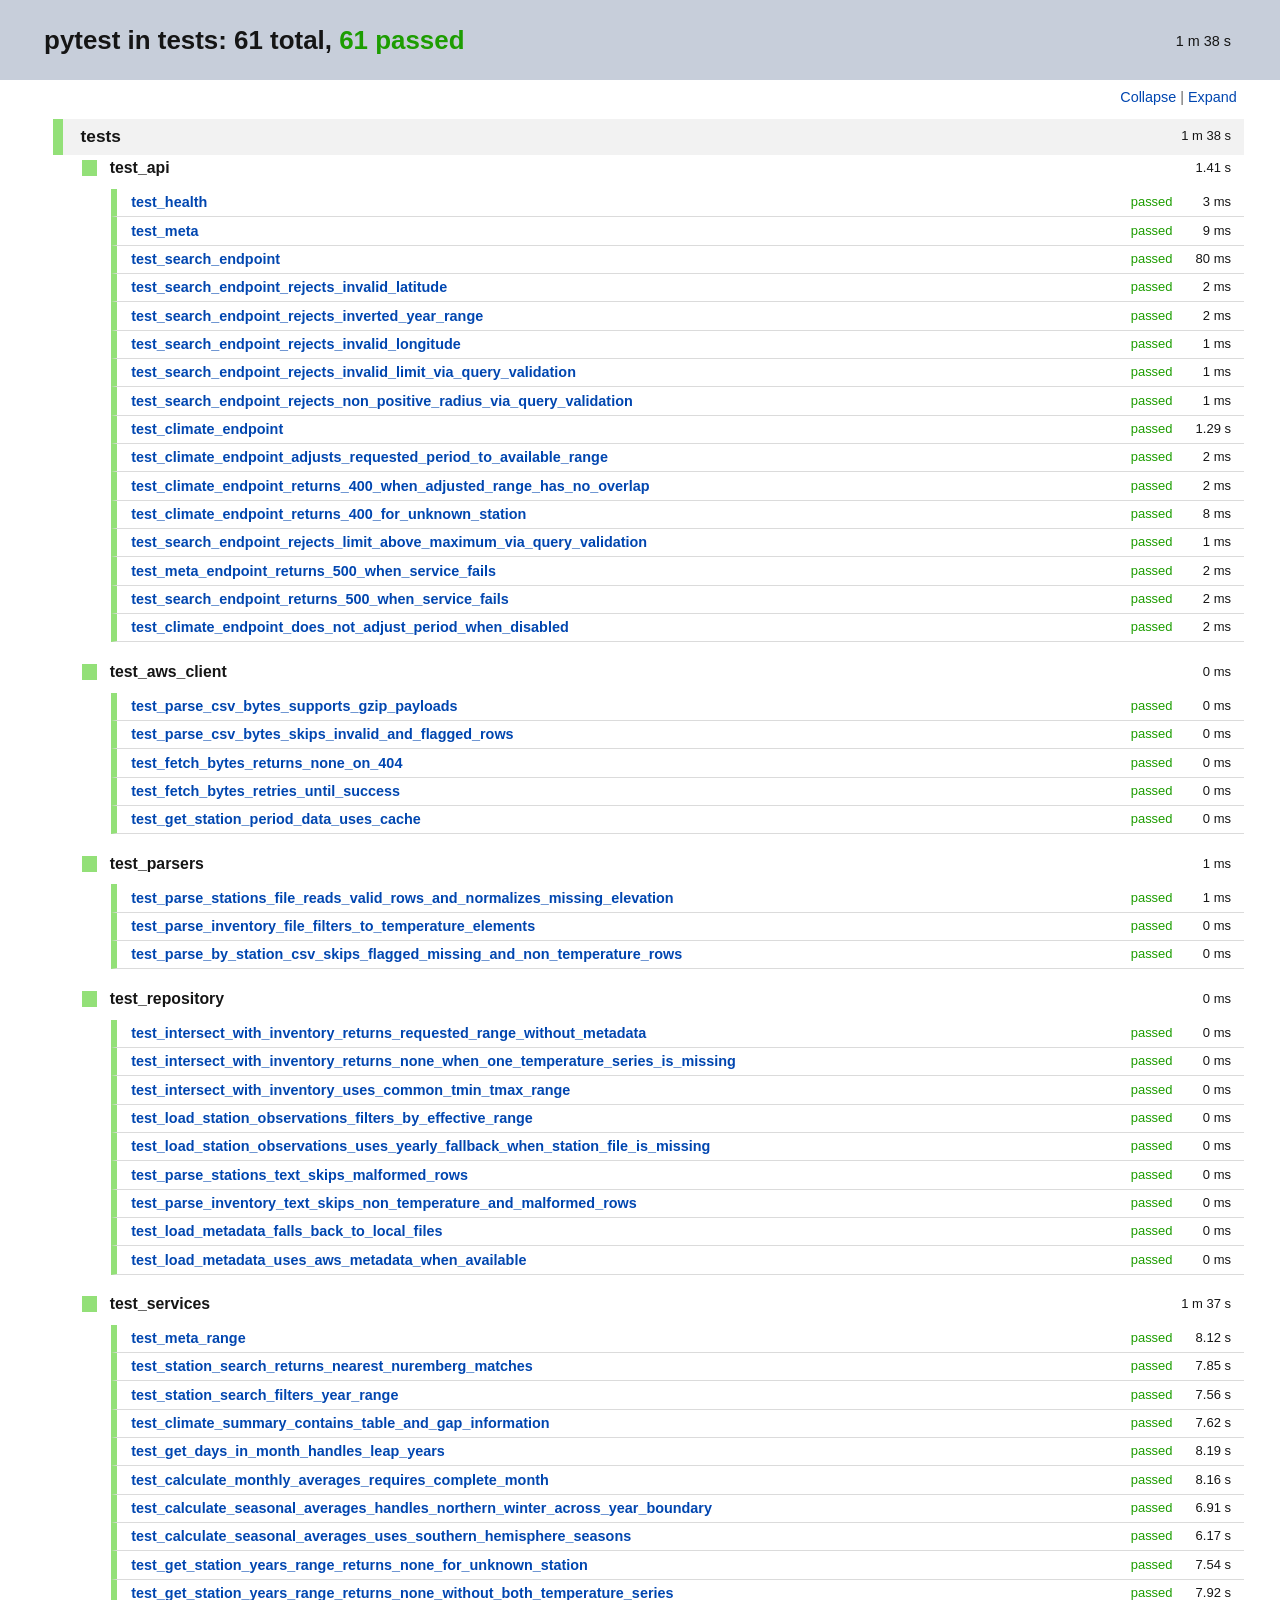
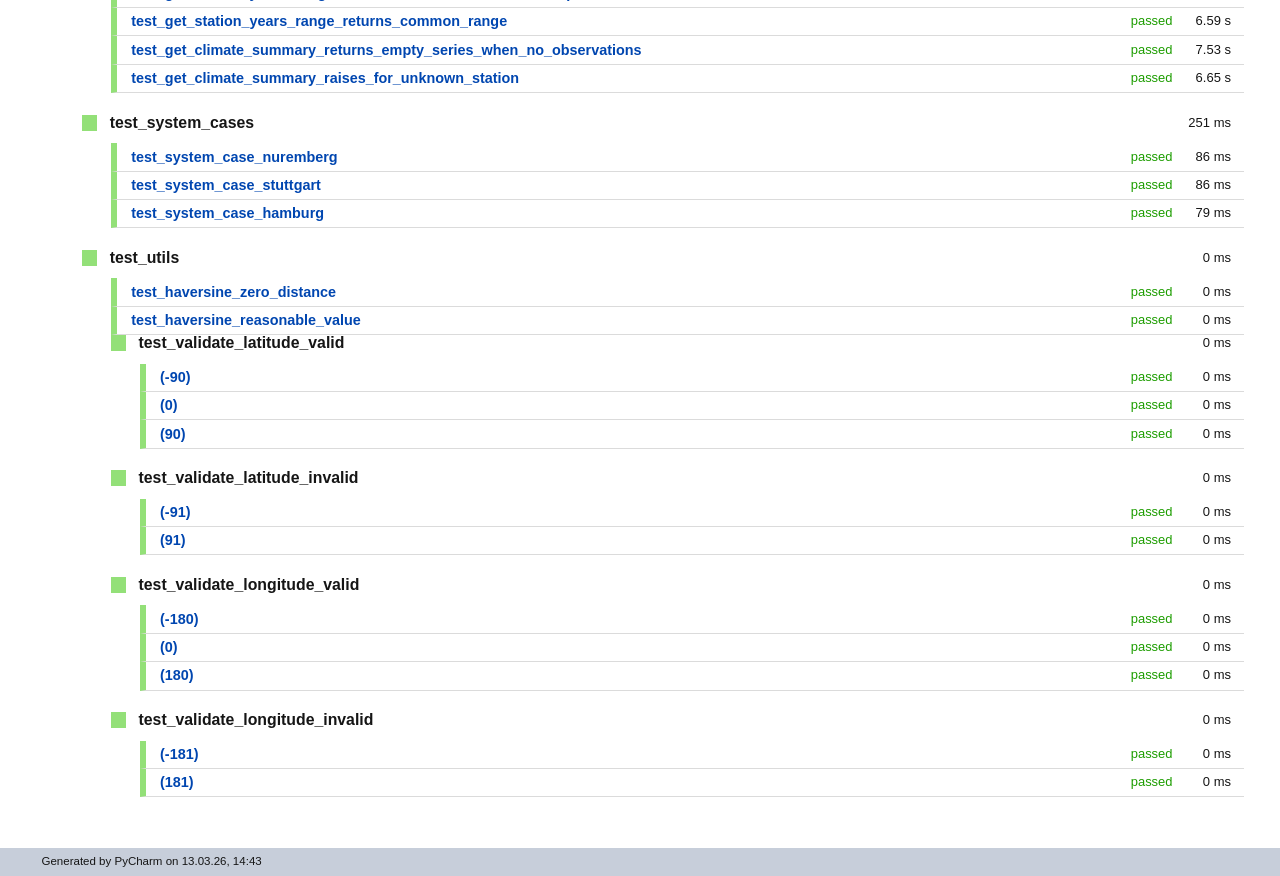
<file: weatherstation_project_WI23A_complete/backend/tests/results/Test Results - pytest_in_tests.html>
<!DOCTYPE html PUBLIC "-//W3C//DTD XHTML 1.0 Strict//EN" "http://www.w3.org/TR/xhtml1/DTD/xhtml1-strict.dtd">
<html xmlns:str="http://exslt.org/strings" xmlns="http://www.w3.org/1999/xhtml">
    <head>
        <META http-equiv="Content-Type" content="text/html; charset=UTF-8">
        <title>Test Results &mdash; pytest in tests</title>
        <style type="text/css">
          html {
            height: 100%
          }

          body {
            margin: 0 auto;
            padding: 0;
            text-align: left;
            height: 100%;
            font-family: myriad, arial, tahoma, verdana, sans-serif;
            color: #151515;
            font-size: 90%;
            line-height: 1.3em;
            background-color: #fff;
          }

          * {
            margin: 0;
            padding: 0
          }

          .clr {
            clear: both;
            overflow: hidden;
          }

          img {
            border: none
          }

          a {
            color: #0046b0;
            text-decoration: none;
          }

          a:hover {
            text-decoration: none;
          }

          a:focus, a:active {
            outline: none
          }

          .noborder {
            border: none
          }

          h1 {
            color: #151515;
            font-size: 180%;
            line-height: 1.1em;
            font-weight: bold;
          }

          h2 {
            color: #393D42;
            font-size: 160%;
            font-weight: normal
          }

          h3 {
            font-size: 120%;
            font-weight: bold;
            margin-bottom: .5em
          }

          h4 {
            font-size: 110%;
          }

          h5 {
            font-size: 110%;
          }

          span.failed {
            color: #ff0000
          }

          span.error {
            color: #ff0000
          }

          span.passed {
            color: #1d9d01
          }

          span.ignored {
            color: #fff600
          }

          span.skipped {
            color: #fff600
          }

          hr {
            background-color: blue
          }

          #container {
            min-width: 30em;
          }

          #header {
            padding: 0;
            position: fixed;
            width: 100%;
            z-index: 10;
            background-color: #c7ceda;
          }

          #header h1 {
            margin: 1em 3em 1em 1.7em;
          }

          #header h1 strong {
            white-space: nowrap;
          }

          #header .time {
            margin-top: 2.2em;
            margin-right: 3.4em;
            float: right;
          }

          #treecontrol {
            margin: 0;
            padding: .5em 3em .5em 0;
            text-align: right;
            background-color: #fff;
          }

          #treecontrol ul li {
            display: inline;
            list-style: none;
            color: #666;
          }

          #content {
            padding: 0 2.5em 2em 1.7em;
          }

          #content ul {
            margin: .4em 0 .1em 2em;
            list-style: none;
          }

          #content ul li.level {
            cursor: pointer;
          }

          #content ul li.level span {
            display: block;
            font-weight: bold;
          }

          #content ul li.level.top {
            margin-bottom: .3em;
          }

          #content ul li.level.top > span {
            padding: .5em 0 .5em 1em;
            font-size: 120%;
            color: #151515;
            background-color: #f2f2f2;
            border-left: solid 10px #93e078;
          }

          #content ul li.level.top.failed > span {
            border-left: solid 10px #f02525;
          }

          #content ul li.level.top.ignored > span {
            border-left: solid 10px #f8d216;
          }

          #content ul li.level.suite > span {
            margin-bottom: .8em;
            padding: 0 0 0 .8em;
            display: block;
            font-size: 110%;
            line-height: 1em;
            color: #151515;
            border-left: solid 15px #93e078;
          }

          #content ul li.level.suite.failed > span {
            border-left: solid 15px #f02525;
          }

          #content ul li.level.suite.ignored > span {
            border-left: solid 15px #f8d216;
          }

          #content ul li.level.suite > ul {
            margin-bottom: 1.5em;
          }

          #content ul li.level.test > span {
            padding: .3em 0 .3em 1em;
            color: #0046b0;
            font-size: 100%;
            border-left: solid 6px #93e078;
            border-bottom: solid 1px #dbdbdb;
          }

          #content ul li.level.test.failed > span {
            border-left: solid 6px #f02525;
          }

          #content ul li.level.test.ignored > span {
            border-left: solid 6px #f8d216;
          }

          #content ul li.text p, #content ul li.text span {
            margin-bottom: 1.5em;
            color: #151515 !important;
            font-size: 90% !important;
            font-weight: normal !important;
            overflow-x: auto;
            cursor: auto !important;
            background: none !important;
            border: none !important;
          }

          #content ul li.text span {
            margin-bottom: 0;
            display: block;
          }

          #content ul li.text span.stderr {
            color: #8b0000 !important;
          }

          #content ul li .time {
            margin-right: .5em;
            width: 5em;
            text-align: right;
            font-size: 13px;
            color: #151515;
            font-style: normal;
            font-weight: normal;
            float: right;
          }

          #content ul li span .status {
            width: 6em;
            font-size: 90%;
            color: #1d9d01;
            font-style: normal;
            font-weight: normal;
            float: right;
            text-align: right;
          }

          #content ul li.failed > span .status {
            color: #ff0000;
          }

          #content ul li.ignored > span .status {
            color: #d6b000;
          }

          #footer {
              height: 2em;
              background-color: #c7ceda;
          }
          #footer p {
              padding: .4em 0 0 3.6em;
              font-size: 80%;
          }
        </style>
        <script type="text/javascript">
eval(function(p,a,c,k,e,r){e=function(c){return(c<a?'':e(parseInt(c/a)))+((c=c%a)>35?String.fromCharCode(c+29):c.toString(36))};if(!''.replace(/^/,String)){while(c--)r[e(c)]=k[c]||e(c);k=[function(e){return r[e]}];e=function(){return'\\w+'};c=1};while(c--)if(k[c])p=p.replace(new RegExp('\\b'+e(c)+'\\b','g'),k[c]);return p}('(G(){9(1n E!="11")H w=E;H E=17.16=G(a,c){9(17==6||!6.4K)I 1q E(a,c);I 6.4K(a,c)};9(1n $!="11")H D=$;17.$=E;H u=/^[^<]*(<(.|\\s)+>)[^>]*$|^#(\\w+)$/;E.1b=E.3x={4K:G(a,c){a=a||U;9(1n a=="1M"){H m=u.2L(a);9(m&&(m[1]||!c)){9(m[1])a=E.4I([m[1]],c);J{H b=U.42(m[3]);9(b)9(b.1T!=m[3])I E().1X(a);J{6[0]=b;6.L=1;I 6}J a=[]}}J I 1q E(c).1X(a)}J 9(E.1p(a))I 1q E(U)[E.1b.2d?"2d":"37"](a);I 6.6u(a.1d==1C&&a||(a.4d||a.L&&a!=17&&!a.1z&&a[0]!=11&&a[0].1z)&&E.2h(a)||[a])},4d:"1.2",82:G(){I 6.L},L:0,28:G(a){I a==11?E.2h(6):6[a]},2v:G(a){H b=E(a);b.4Y=6;I b},6u:G(a){6.L=0;1C.3x.1a.15(6,a);I 6},O:G(a,b){I E.O(6,a,b)},4J:G(a){H b=-1;6.O(G(i){9(6==a)b=i});I b},1y:G(f,d,e){H c=f;9(f.1d==3T)9(d==11)I 6.L&&E[e||"1y"](6[0],f)||11;J{c={};c[f]=d}I 6.O(G(a){M(H b 1j c)E.1y(e?6.R:6,b,E.1c(6,c[b],e,a,b))})},18:G(b,a){I 6.1y(b,a,"3O")},2t:G(e){9(1n e!="5w"&&e!=S)I 6.4o().3e(U.6F(e));H t="";E.O(e||6,G(){E.O(6.2X,G(){9(6.1z!=8)t+=6.1z!=1?6.6x:E.1b.2t([6])})});I t},5l:G(b){9(6[0])E(b,6[0].3N).6t().38(6[0]).1W(G(){H a=6;1Y(a.1t)a=a.1t;I a}).3e(6);I 6},8p:G(a){I 6.O(G(){E(6).6p().5l(a)})},8h:G(a){I 6.O(G(){E(6).5l(a)})},3e:G(){I 6.3s(1k,Q,1,G(a){6.57(a)})},6k:G(){I 6.3s(1k,Q,-1,G(a){6.38(a,6.1t)})},6g:G(){I 6.3s(1k,P,1,G(a){6.14.38(a,6)})},53:G(){I 6.3s(1k,P,-1,G(a){6.14.38(a,6.2i)})},1B:G(){I 6.4Y||E([])},1X:G(t){H b=E.1W(6,G(a){I E.1X(t,a)});I 6.2v(/[^+>] [^+>]/.12(t)||t.1e("..")>-1?E.4V(b):b)},6t:G(e){H f=6.1W(G(){I 6.66?E(6.66)[0]:6.4S(Q)});9(e===Q){H d=f.1X("*").4Q();6.1X("*").4Q().O(G(i){H c=E.K(6,"2A");M(H a 1j c)M(H b 1j c[a])E.1h.1f(d[i],a,c[a][b],c[a][b].K)})}I f},1A:G(t){I 6.2v(E.1p(t)&&E.2T(6,G(b,a){I t.15(b,[a])})||E.3G(t,6))},5T:G(t){I 6.2v(t.1d==3T&&E.3G(t,6,Q)||E.2T(6,G(a){I(t.1d==1C||t.4d)?E.2S(a,t)<0:a!=t}))},1f:G(t){I 6.2v(E.1S(6.28(),t.1d==3T?E(t).28():t.L!=11&&(!t.Y||t.Y=="7t")?t:[t]))},3j:G(a){I a?E.3G(a,6).L>0:P},7g:G(a){I 6.3j("."+a)},2V:G(b){9(b==11){9(6.L){H c=6[0];9(E.Y(c,"24")){H e=c.4z,a=[],W=c.W,2P=c.N=="24-2P";9(e<0)I S;M(H i=2P?e:0,2Y=2P?e+1:W.L;i<2Y;i++){H d=W[i];9(d.29){H b=E.V.1g&&!d.70["1N"].9U?d.2t:d.1N;9(2P)I b;a.1a(b)}}I a}J I 6[0].1N.1o(/\\r/g,"")}}J I 6.O(G(){9(b.1d==1C&&/4s|5u/.12(6.N))6.2K=(E.2S(6.1N,b)>=0||E.2S(6.2J,b)>=0);J 9(E.Y(6,"24")){H a=b.1d==1C?b:[b];E("9m",6).O(G(){6.29=(E.2S(6.1N,a)>=0||E.2S(6.2t,a)>=0)});9(!a.L)6.4z=-1}J 6.1N=b})},4n:G(a){I a==11?(6.L?6[0].3D:S):6.4o().3e(a)},6H:G(a){I 6.53(a).2e()},2s:G(){I 6.2v(1C.3x.2s.15(6,1k))},1W:G(b){I 6.2v(E.1W(6,G(a,i){I b.3c(a,i,a)}))},4Q:G(){I 6.1f(6.4Y)},3s:G(f,d,g,e){H c=6.L>1,a;I 6.O(G(){9(!a){a=E.4I(f,6.3N);9(g<0)a.91()}H b=6;9(d&&E.Y(6,"1F")&&E.Y(a[0],"4k"))b=6.4q("1J")[0]||6.57(U.5r("1J"));E.O(a,G(){9(E.Y(6,"1P")){9(6.3g)E.3w({1u:6.3g,3h:P,1Z:"1P"});J E.5h(6.2t||6.6s||6.3D||"")}J e.15(b,[c?6.4S(Q):6])})})}};E.1i=E.1b.1i=G(){H c=1k[0]||{},a=1,2g=1k.L,5e=P;9(c.1d==8v){5e=c;c=1k[1]||{}}9(2g==1){c=6;a=0}H b;M(;a<2g;a++)9((b=1k[a])!=S)M(H i 1j b){9(c==b[i])6r;9(5e&&1n b[i]==\'5w\'&&c[i])E.1i(c[i],b[i]);J 9(b[i]!=11)c[i]=b[i]}I c};H F="16"+(1q 3v()).3u(),6q=0,5d={};E.1i({8k:G(a){17.$=D;9(a)17.16=w;I E},1p:G(a){I!!a&&1n a!="1M"&&!a.Y&&a.1d!=1C&&/G/i.12(a+"")},4a:G(a){I a.35&&!a.1K||a.34&&a.3N&&!a.3N.1K},5h:G(a){a=E.33(a);9(a){9(17.6o)17.6o(a);J 9(E.V.1H)17.58(a,0);J 3p.3c(17,a)}},Y:G(b,a){I b.Y&&b.Y.26()==a.26()},1I:{},K:G(c,d,b){c=c==17?5d:c;H a=c[F];9(!a)a=c[F]=++6q;9(d&&!E.1I[a])E.1I[a]={};9(b!=11)E.1I[a][d]=b;I d?E.1I[a][d]:a},30:G(c,b){c=c==17?5d:c;H a=c[F];9(b){9(E.1I[a]){2G E.1I[a][b];b="";M(b 1j E.1I[a])22;9(!b)E.30(c)}}J{2c{2G c[F]}27(e){9(c.54)c.54(F)}2G E.1I[a]}},O:G(a,b,c){9(c){9(a.L==11)M(H i 1j a)b.15(a[i],c);J M(H i=0,45=a.L;i<45;i++)9(b.15(a[i],c)===P)22}J{9(a.L==11)M(H i 1j a)b.3c(a[i],i,a[i]);J M(H i=0,45=a.L,2V=a[0];i<45&&b.3c(2V,i,2V)!==P;2V=a[++i]){}}I a},1c:G(c,b,d,e,a){9(E.1p(b))b=b.3c(c,[e]);H f=/z-?4J|7T-?7S|1v|69|7Q-?1G/i;I b&&b.1d==4X&&d=="3O"&&!f.12(a)?b+"2I":b},1m:{1f:G(b,c){E.O((c||"").2p(/\\s+/),G(i,a){9(!E.1m.3t(b.1m,a))b.1m+=(b.1m?" ":"")+a})},2e:G(b,c){b.1m=c!=11?E.2T(b.1m.2p(/\\s+/),G(a){I!E.1m.3t(c,a)}).65(" "):""},3t:G(t,c){I E.2S(c,(t.1m||t).3z().2p(/\\s+/))>-1}},2q:G(e,o,f){M(H i 1j o){e.R["3C"+i]=e.R[i];e.R[i]=o[i]}f.15(e,[]);M(H i 1j o)e.R[i]=e.R["3C"+i]},18:G(e,p){9(p=="1G"||p=="2E"){H b={},3Z,3Y,d=["7L","7K","7J","7G"];E.O(d,G(){b["7F"+6]=0;b["7D"+6+"61"]=0});E.2q(e,b,G(){9(E(e).3j(\':3X\')){3Z=e.7A;3Y=e.7z}J{e=E(e.4S(Q)).1X(":4s").5X("2K").1B().18({4v:"1O",2W:"4D",19:"2U",7w:"0",1R:"0"}).5P(e.14)[0];H a=E.18(e.14,"2W")||"3V";9(a=="3V")e.14.R.2W="7k";3Z=e.7h;3Y=e.7f;9(a=="3V")e.14.R.2W="3V";e.14.3k(e)}});I p=="1G"?3Z:3Y}I E.3O(e,p)},3O:G(h,j,i){H g,2u=[],2q=[];G 3l(a){9(!E.V.1H)I P;H b=U.3M.3P(a,S);I!b||b.4y("3l")==""}9(j=="1v"&&E.V.1g){g=E.1y(h.R,"1v");I g==""?"1":g}9(j.1U(/4r/i))j=y;9(!i&&h.R[j])g=h.R[j];J 9(U.3M&&U.3M.3P){9(j.1U(/4r/i))j="4r";j=j.1o(/([A-Z])/g,"-$1").2F();H d=U.3M.3P(h,S);9(d&&!3l(h))g=d.4y(j);J{M(H a=h;a&&3l(a);a=a.14)2u.4Z(a);M(a=0;a<2u.L;a++)9(3l(2u[a])){2q[a]=2u[a].R.19;2u[a].R.19="2U"}g=j=="19"&&2q[2u.L-1]!=S?"2j":U.3M.3P(h,S).4y(j)||"";M(a=0;a<2q.L;a++)9(2q[a]!=S)2u[a].R.19=2q[a]}9(j=="1v"&&g=="")g="1"}J 9(h.43){H f=j.1o(/\\-(\\w)/g,G(m,c){I c.26()});g=h.43[j]||h.43[f];9(!/^\\d+(2I)?$/i.12(g)&&/^\\d/.12(g)){H k=h.R.1R;H e=h.4t.1R;h.4t.1R=h.43.1R;h.R.1R=g||0;g=h.R.74+"2I";h.R.1R=k;h.4t.1R=e}}I g},4I:G(a,e){H r=[];e=e||U;E.O(a,G(i,d){9(!d)I;9(d.1d==4X)d=d.3z();9(1n d=="1M"){d=d.1o(/(<(\\w+)[^>]*?)\\/>/g,G(m,a,b){I b.1U(/^(71|6Z|5D|6Y|49|9S|9P|3f|9K|9I)$/i)?m:a+"></"+b+">"});H s=E.33(d).2F(),1r=e.5r("1r"),2x=[];H c=!s.1e("<9D")&&[1,"<24>","</24>"]||!s.1e("<9A")&&[1,"<6S>","</6S>"]||s.1U(/^<(9x|1J|9u|9t|9s)/)&&[1,"<1F>","</1F>"]||!s.1e("<4k")&&[2,"<1F><1J>","</1J></1F>"]||(!s.1e("<9r")||!s.1e("<9q"))&&[3,"<1F><1J><4k>","</4k></1J></1F>"]||!s.1e("<5D")&&[2,"<1F><1J></1J><6L>","</6L></1F>"]||E.V.1g&&[1,"1r<1r>","</1r>"]||[0,"",""];1r.3D=c[1]+d+c[2];1Y(c[0]--)1r=1r.5k;9(E.V.1g){9(!s.1e("<1F")&&s.1e("<1J")<0)2x=1r.1t&&1r.1t.2X;J 9(c[1]=="<1F>"&&s.1e("<1J")<0)2x=1r.2X;M(H n=2x.L-1;n>=0;--n)9(E.Y(2x[n],"1J")&&!2x[n].2X.L)2x[n].14.3k(2x[n]);9(/^\\s/.12(d))1r.38(e.6F(d.1U(/^\\s*/)[0]),1r.1t)}d=E.2h(1r.2X)}9(0===d.L&&(!E.Y(d,"3B")&&!E.Y(d,"24")))I;9(d[0]==11||E.Y(d,"3B")||d.W)r.1a(d);J r=E.1S(r,d)});I r},1y:G(c,d,a){H e=E.4a(c)?{}:E.5o;9(d=="29"&&E.V.1H)c.14.4z;9(e[d]){9(a!=11)c[e[d]]=a;I c[e[d]]}J 9(E.V.1g&&d=="R")I E.1y(c.R,"9g",a);J 9(a==11&&E.V.1g&&E.Y(c,"3B")&&(d=="9e"||d=="9d"))I c.9b(d).6x;J 9(c.34){9(a!=11){9(d=="N"&&E.Y(c,"49")&&c.14)6E"N 96 94\'t 93 92";c.90(d,a)}9(E.V.1g&&/6B|3g/.12(d)&&!E.4a(c))I c.4l(d,2);I c.4l(d)}J{9(d=="1v"&&E.V.1g){9(a!=11){c.69=1;c.1A=(c.1A||"").1o(/6A\\([^)]*\\)/,"")+(3K(a).3z()=="8V"?"":"6A(1v="+a*6z+")")}I c.1A?(3K(c.1A.1U(/1v=([^)]*)/)[1])/6z).3z():""}d=d.1o(/-([a-z])/8T,G(z,b){I b.26()});9(a!=11)c[d]=a;I c[d]}},33:G(t){I(t||"").1o(/^\\s+|\\s+$/g,"")},2h:G(a){H r=[];9(1n a!="8Q")M(H i=0,2g=a.L;i<2g;i++)r.1a(a[i]);J r=a.2s(0);I r},2S:G(b,a){M(H i=0,2g=a.L;i<2g;i++)9(a[i]==b)I i;I-1},1S:G(a,b){9(E.V.1g){M(H i=0;b[i];i++)9(b[i].1z!=8)a.1a(b[i])}J M(H i=0;b[i];i++)a.1a(b[i]);I a},4V:G(b){H r=[],2f={};2c{M(H i=0,6P=b.L;i<6P;i++){H a=E.K(b[i]);9(!2f[a]){2f[a]=Q;r.1a(b[i])}}}27(e){r=b}I r},2T:G(b,a,c){9(1n a=="1M")a=3p("P||G(a,i){I "+a+"}");H d=[];M(H i=0,4m=b.L;i<4m;i++)9(!c&&a(b[i],i)||c&&!a(b[i],i))d.1a(b[i]);I d},1W:G(c,b){9(1n b=="1M")b=3p("P||G(a){I "+b+"}");H d=[];M(H i=0,4m=c.L;i<4m;i++){H a=b(c[i],i);9(a!==S&&a!=11){9(a.1d!=1C)a=[a];d=d.8O(a)}}I d}});H v=8M.8K.2F();E.V={4f:(v.1U(/.+(?:8I|8H|8F|8E)[\\/: ]([\\d.]+)/)||[])[1],1H:/6T/.12(v),3a:/3a/.12(v),1g:/1g/.12(v)&&!/3a/.12(v),39:/39/.12(v)&&!/(8B|6T)/.12(v)};H y=E.V.1g?"4h":"5g";E.1i({5f:!E.V.1g||U.8A=="8z",4h:E.V.1g?"4h":"5g",5o:{"M":"8y","8x":"1m","4r":y,5g:y,4h:y,3D:"3D",1m:"1m",1N:"1N",36:"36",2K:"2K",8w:"8u",29:"29",8t:"8s"}});E.O({1D:"a.14",8r:"16.4e(a,\'14\')",8q:"16.2R(a,2,\'2i\')",8o:"16.2R(a,2,\'4c\')",8n:"16.4e(a,\'2i\')",8m:"16.4e(a,\'4c\')",8l:"16.5c(a.14.1t,a)",8j:"16.5c(a.1t)",6p:"16.Y(a,\'8i\')?a.8f||a.8e.U:16.2h(a.2X)"},G(i,n){E.1b[i]=G(a){H b=E.1W(6,n);9(a&&1n a=="1M")b=E.3G(a,b);I 6.2v(E.4V(b))}});E.O({5P:"3e",8d:"6k",38:"6g",8c:"53",8b:"6H"},G(i,n){E.1b[i]=G(){H a=1k;I 6.O(G(){M(H j=0,2g=a.L;j<2g;j++)E(a[j])[n](6)})}});E.O({5X:G(a){E.1y(6,a,"");6.54(a)},8a:G(c){E.1m.1f(6,c)},89:G(c){E.1m.2e(6,c)},88:G(c){E.1m[E.1m.3t(6,c)?"2e":"1f"](6,c)},2e:G(a){9(!a||E.1A(a,[6]).r.L){E.30(6);6.14.3k(6)}},4o:G(){E("*",6).O(G(){E.30(6)});1Y(6.1t)6.3k(6.1t)}},G(i,n){E.1b[i]=G(){I 6.O(n,1k)}});E.O(["87","61"],G(i,a){H n=a.2F();E.1b[n]=G(h){I 6[0]==17?E.V.1H&&3r["86"+a]||E.5f&&32.2Y(U.35["59"+a],U.1K["59"+a])||U.1K["59"+a]:6[0]==U?32.2Y(U.1K["6n"+a],U.1K["6m"+a]):h==11?(6.L?E.18(6[0],n):S):6.18(n,h.1d==3T?h:h+"2I")}});H C=E.V.1H&&3q(E.V.4f)<85?"(?:[\\\\w*56-]|\\\\\\\\.)":"(?:[\\\\w\\84-\\83*56-]|\\\\\\\\.)",6j=1q 47("^>\\\\s*("+C+"+)"),6i=1q 47("^("+C+"+)(#)("+C+"+)"),6h=1q 47("^([#.]?)("+C+"*)");E.1i({55:{"":"m[2]==\'*\'||16.Y(a,m[2])","#":"a.4l(\'1T\')==m[2]",":":{81:"i<m[3]-0",7Z:"i>m[3]-0",2R:"m[3]-0==i",7Y:"m[3]-0==i",3o:"i==0",3n:"i==r.L-1",6f:"i%2==0",6d:"i%2","3o-46":"a.14.4q(\'*\')[0]==a","3n-46":"16.2R(a.14.5k,1,\'4c\')==a","7X-46":"!16.2R(a.14.5k,2,\'4c\')",1D:"a.1t",4o:"!a.1t",7W:"(a.6s||a.7V||\'\').1e(m[3])>=0",3X:\'"1O"!=a.N&&16.18(a,"19")!="2j"&&16.18(a,"4v")!="1O"\',1O:\'"1O"==a.N||16.18(a,"19")=="2j"||16.18(a,"4v")=="1O"\',7U:"!a.36",36:"a.36",2K:"a.2K",29:"a.29||16.1y(a,\'29\')",2t:"\'2t\'==a.N",4s:"\'4s\'==a.N",5u:"\'5u\'==a.N",52:"\'52\'==a.N",51:"\'51\'==a.N",50:"\'50\'==a.N",6c:"\'6c\'==a.N",6b:"\'6b\'==a.N",2y:\'"2y"==a.N||16.Y(a,"2y")\',49:"/49|24|6a|2y/i.12(a.Y)",3t:"16.1X(m[3],a).L",7R:"/h\\\\d/i.12(a.Y)",7P:"16.2T(16.2Z,G(1b){I a==1b.T;}).L"}},68:[/^(\\[) *@?([\\w-]+) *([!*$^~=]*) *(\'?"?)(.*?)\\4 *\\]/,/^(:)([\\w-]+)\\("?\'?(.*?(\\(.*?\\))?[^(]*?)"?\'?\\)/,1q 47("^([:.#]*)("+C+"+)")],3G:G(a,c,b){H d,2b=[];1Y(a&&a!=d){d=a;H f=E.1A(a,c,b);a=f.t.1o(/^\\s*,\\s*/,"");2b=b?c=f.r:E.1S(2b,f.r)}I 2b},1X:G(t,o){9(1n t!="1M")I[t];9(o&&!o.1z)o=S;o=o||U;H d=[o],2f=[],3n;1Y(t&&3n!=t){H r=[];3n=t;t=E.33(t);H l=P;H g=6j;H m=g.2L(t);9(m){H p=m[1].26();M(H i=0;d[i];i++)M(H c=d[i].1t;c;c=c.2i)9(c.1z==1&&(p=="*"||c.Y.26()==p.26()))r.1a(c);d=r;t=t.1o(g,"");9(t.1e(" ")==0)6r;l=Q}J{g=/^([>+~])\\s*(\\w*)/i;9((m=g.2L(t))!=S){r=[];H p=m[2],1S={};m=m[1];M(H j=0,31=d.L;j<31;j++){H n=m=="~"||m=="+"?d[j].2i:d[j].1t;M(;n;n=n.2i)9(n.1z==1){H h=E.K(n);9(m=="~"&&1S[h])22;9(!p||n.Y.26()==p.26()){9(m=="~")1S[h]=Q;r.1a(n)}9(m=="+")22}}d=r;t=E.33(t.1o(g,""));l=Q}}9(t&&!l){9(!t.1e(",")){9(o==d[0])d.44();2f=E.1S(2f,d);r=d=[o];t=" "+t.67(1,t.L)}J{H k=6i;H m=k.2L(t);9(m){m=[0,m[2],m[3],m[1]]}J{k=6h;m=k.2L(t)}m[2]=m[2].1o(/\\\\/g,"");H f=d[d.L-1];9(m[1]=="#"&&f&&f.42&&!E.4a(f)){H q=f.42(m[2]);9((E.V.1g||E.V.3a)&&q&&1n q.1T=="1M"&&q.1T!=m[2])q=E(\'[@1T="\'+m[2]+\'"]\',f)[0];d=r=q&&(!m[3]||E.Y(q,m[3]))?[q]:[]}J{M(H i=0;d[i];i++){H a=m[1]=="#"&&m[3]?m[3]:m[1]!=""||m[0]==""?"*":m[2];9(a=="*"&&d[i].Y.2F()=="5w")a="3f";r=E.1S(r,d[i].4q(a))}9(m[1]==".")r=E.4W(r,m[2]);9(m[1]=="#"){H e=[];M(H i=0;r[i];i++)9(r[i].4l("1T")==m[2]){e=[r[i]];22}r=e}d=r}t=t.1o(k,"")}}9(t){H b=E.1A(t,r);d=r=b.r;t=E.33(b.t)}}9(t)d=[];9(d&&o==d[0])d.44();2f=E.1S(2f,d);I 2f},4W:G(r,m,a){m=" "+m+" ";H c=[];M(H i=0;r[i];i++){H b=(" "+r[i].1m+" ").1e(m)>=0;9(!a&&b||a&&!b)c.1a(r[i])}I c},1A:G(t,r,h){H d;1Y(t&&t!=d){d=t;H p=E.68,m;M(H i=0;p[i];i++){m=p[i].2L(t);9(m){t=t.7O(m[0].L);m[2]=m[2].1o(/\\\\/g,"");22}}9(!m)22;9(m[1]==":"&&m[2]=="5T")r=E.1A(m[3],r,Q).r;J 9(m[1]==".")r=E.4W(r,m[2],h);J 9(m[1]=="["){H g=[],N=m[3];M(H i=0,31=r.L;i<31;i++){H a=r[i],z=a[E.5o[m[2]]||m[2]];9(z==S||/6B|3g|29/.12(m[2]))z=E.1y(a,m[2])||\'\';9((N==""&&!!z||N=="="&&z==m[5]||N=="!="&&z!=m[5]||N=="^="&&z&&!z.1e(m[5])||N=="$="&&z.67(z.L-m[5].L)==m[5]||(N=="*="||N=="~=")&&z.1e(m[5])>=0)^h)g.1a(a)}r=g}J 9(m[1]==":"&&m[2]=="2R-46"){H e={},g=[],12=/(\\d*)n\\+?(\\d*)/.2L(m[3]=="6f"&&"2n"||m[3]=="6d"&&"2n+1"||!/\\D/.12(m[3])&&"n+"+m[3]||m[3]),3o=(12[1]||1)-0,d=12[2]-0;M(H i=0,31=r.L;i<31;i++){H j=r[i],14=j.14,1T=E.K(14);9(!e[1T]){H c=1;M(H n=14.1t;n;n=n.2i)9(n.1z==1)n.4U=c++;e[1T]=Q}H b=P;9(3o==1){9(d==0||j.4U==d)b=Q}J 9((j.4U+d)%3o==0)b=Q;9(b^h)g.1a(j)}r=g}J{H f=E.55[m[1]];9(1n f!="1M")f=E.55[m[1]][m[2]];f=3p("P||G(a,i){I "+f+"}");r=E.2T(r,f,h)}}I{r:r,t:t}},4e:G(b,c){H d=[];H a=b[c];1Y(a&&a!=U){9(a.1z==1)d.1a(a);a=a[c]}I d},2R:G(a,e,c,b){e=e||1;H d=0;M(;a;a=a[c])9(a.1z==1&&++d==e)22;I a},5c:G(n,a){H r=[];M(;n;n=n.2i){9(n.1z==1&&(!a||n!=a))r.1a(n)}I r}});E.1h={1f:G(g,e,c,h){9(E.V.1g&&g.41!=11)g=17;9(!c.2r)c.2r=6.2r++;9(h!=11){H d=c;c=G(){I d.15(6,1k)};c.K=h;c.2r=d.2r}H i=e.2p(".");e=i[0];c.N=i[1];H b=E.K(g,"2A")||E.K(g,"2A",{});H f=E.K(g,"2m",G(){H a;9(1n E=="11"||E.1h.4T)I a;a=E.1h.2m.15(g,1k);I a});H j=b[e];9(!j){j=b[e]={};9(g.4R)g.4R(e,f,P);J g.7N("40"+e,f)}j[c.2r]=c;6.23[e]=Q},2r:1,23:{},2e:G(d,c,b){H e=E.K(d,"2A"),2O,4J;9(1n c=="1M"){H a=c.2p(".");c=a[0]}9(e){9(c&&c.N){b=c.4P;c=c.N}9(!c){M(c 1j e)6.2e(d,c)}J 9(e[c]){9(b)2G e[c][b.2r];J M(b 1j e[c])9(!a[1]||e[c][b].N==a[1])2G e[c][b];M(2O 1j e[c])22;9(!2O){9(d.4O)d.4O(c,E.K(d,"2m"),P);J d.7M("40"+c,E.K(d,"2m"));2O=S;2G e[c]}}M(2O 1j e)22;9(!2O){E.30(d,"2A");E.30(d,"2m")}}},1L:G(d,b,e,c,f){b=E.2h(b||[]);9(!e){9(6.23[d])E("*").1f([17,U]).1L(d,b)}J{H a,2O,1b=E.1p(e[d]||S),4N=!b[0]||!b[0].2B;9(4N)b.4Z(6.4M({N:d,2o:e}));9(E.1p(E.K(e,"2m")))a=E.K(e,"2m").15(e,b);9(!1b&&e["40"+d]&&e["40"+d].15(e,b)===P)a=P;9(4N)b.44();9(f&&f.15(e,b)===P)a=P;9(1b&&c!==P&&a!==P&&!(E.Y(e,\'a\')&&d=="4L")){6.4T=Q;e[d]()}6.4T=P}I a},2m:G(d){H a;d=E.1h.4M(d||17.1h||{});H b=d.N.2p(".");d.N=b[0];H c=E.K(6,"2A")&&E.K(6,"2A")[d.N],3m=1C.3x.2s.3c(1k,1);3m.4Z(d);M(H j 1j c){3m[0].4P=c[j];3m[0].K=c[j].K;9(!b[1]||c[j].N==b[1]){H e=c[j].15(6,3m);9(a!==P)a=e;9(e===P){d.2B();d.3L()}}}9(E.V.1g)d.2o=d.2B=d.3L=d.4P=d.K=S;I a},4M:G(c){H a=c;c=E.1i({},a);c.2B=G(){9(a.2B)a.2B();a.7I=P};c.3L=G(){9(a.3L)a.3L();a.7H=Q};9(!c.2o&&c.64)c.2o=c.64;9(E.V.1H&&c.2o.1z==3)c.2o=a.2o.14;9(!c.4H&&c.4G)c.4H=c.4G==c.2o?c.7E:c.4G;9(c.63==S&&c.62!=S){H e=U.35,b=U.1K;c.63=c.62+(e&&e.2D||b.2D||0);c.7C=c.7B+(e&&e.2z||b.2z||0)}9(!c.3R&&(c.60||c.5Z))c.3R=c.60||c.5Z;9(!c.5Y&&c.5W)c.5Y=c.5W;9(!c.3R&&c.2y)c.3R=(c.2y&1?1:(c.2y&2?3:(c.2y&4?2:0)));I c}};E.1b.1i({3Q:G(c,a,b){I c=="5V"?6.2P(c,a,b):6.O(G(){E.1h.1f(6,c,b||a,b&&a)})},2P:G(d,b,c){I 6.O(G(){E.1h.1f(6,d,G(a){E(6).5U(a);I(c||b).15(6,1k)},c&&b)})},5U:G(a,b){I 6.O(G(){E.1h.2e(6,a,b)})},1L:G(c,a,b){I 6.O(G(){E.1h.1L(c,a,6,Q,b)})},7y:G(c,a,b){9(6[0])I E.1h.1L(c,a,6[0],P,b)},25:G(){H a=1k;I 6.4L(G(e){6.4E=0==6.4E?1:0;e.2B();I a[6.4E].15(6,[e])||P})},7x:G(f,g){G 4x(e){H p=e.4H;1Y(p&&p!=6)2c{p=p.14}27(e){p=6};9(p==6)I P;I(e.N=="4w"?f:g).15(6,[e])}I 6.4w(4x).5S(4x)},2d:G(f){5R();9(E.3W)f.15(U,[E]);J E.3i.1a(G(){I f.15(6,[E])});I 6}});E.1i({3W:P,3i:[],2d:G(){9(!E.3W){E.3W=Q;9(E.3i){E.O(E.3i,G(){6.15(U)});E.3i=S}9(E.V.39||E.V.3a)U.4O("5Q",E.2d,P);9(!17.7v.L)E(17).37(G(){E("#4C").2e()})}}});E.O(("7u,7o,37,7n,6n,5V,4L,7m,"+"7l,7j,7i,4w,5S,7p,24,"+"50,7q,7r,7s,3U").2p(","),G(i,o){E.1b[o]=G(f){I f?6.3Q(o,f):6.1L(o)}});H x=P;G 5R(){9(x)I;x=Q;9(E.V.39||E.V.3a)U.4R("5Q",E.2d,P);J 9(E.V.1g){U.7e("<7d"+"7c 1T=4C 7b=Q "+"3g=//:><\\/1P>");H a=U.42("4C");9(a)a.5O=G(){9(6.2C!="1l")I;E.2d()};a=S}J 9(E.V.1H)E.4B=41(G(){9(U.2C=="5N"||U.2C=="1l"){4A(E.4B);E.4B=S;E.2d()}},10);E.1h.1f(17,"37",E.2d)}E.1b.1i({37:G(g,d,c){9(E.1p(g))I 6.3Q("37",g);H e=g.1e(" ");9(e>=0){H i=g.2s(e,g.L);g=g.2s(0,e)}c=c||G(){};H f="4F";9(d)9(E.1p(d)){c=d;d=S}J{d=E.3f(d);f="5M"}H h=6;E.3w({1u:g,N:f,K:d,1l:G(a,b){9(b=="1E"||b=="5L")h.4n(i?E("<1r/>").3e(a.4p.1o(/<1P(.|\\s)*?\\/1P>/g,"")).1X(i):a.4p);58(G(){h.O(c,[a.4p,b,a])},13)}});I 6},7a:G(){I E.3f(6.5K())},5K:G(){I 6.1W(G(){I E.Y(6,"3B")?E.2h(6.79):6}).1A(G(){I 6.2J&&!6.36&&(6.2K||/24|6a/i.12(6.Y)||/2t|1O|51/i.12(6.N))}).1W(G(i,c){H b=E(6).2V();I b==S?S:b.1d==1C?E.1W(b,G(i,a){I{2J:c.2J,1N:a}}):{2J:c.2J,1N:b}}).28()}});E.O("5J,5I,5H,6e,5G,5F".2p(","),G(i,o){E.1b[o]=G(f){I 6.3Q(o,f)}});H B=(1q 3v).3u();E.1i({28:G(d,b,a,c){9(E.1p(b)){a=b;b=S}I E.3w({N:"4F",1u:d,K:b,1E:a,1Z:c})},78:G(b,a){I E.28(b,S,a,"1P")},77:G(c,b,a){I E.28(c,b,a,"3S")},76:G(d,b,a,c){9(E.1p(b)){a=b;b={}}I E.3w({N:"5M",1u:d,K:b,1E:a,1Z:c})},80:G(a){E.1i(E.4u,a)},4u:{23:Q,N:"4F",2H:0,5E:"75/x-73-3B-72",6l:Q,3h:Q,K:S},4b:{},3w:G(s){H f,48=/=(\\?|%3F)/g,1s,K;s=E.1i(Q,s,E.1i(Q,{},E.4u,s));9(s.K&&s.6l&&1n s.K!="1M")s.K=E.3f(s.K);H q=s.1u.1e("?");9(q>-1){s.K=(s.K?s.K+"&":"")+s.1u.2s(q+1);s.1u=s.1u.2s(0,q)}9(s.1Z=="5b"){9(!s.K||!s.K.1U(48))s.K=(s.K?s.K+"&":"")+(s.5b||"6X")+"=?";s.1Z="3S"}9(s.1Z=="3S"&&s.K&&s.K.1U(48)){f="5b"+B++;s.K=s.K.1o(48,"="+f);s.1Z="1P";17[f]=G(a){K=a;1E();17[f]=11;2c{2G 17[f]}27(e){}}}9(s.1Z=="1P"&&s.1I==S)s.1I=P;9(s.1I===P&&s.N.2F()=="28")s.K=(s.K?s.K+"&":"")+"56="+(1q 3v()).3u();9(s.K&&s.N.2F()=="28"){s.1u+="?"+s.K;s.K=S}9(s.23&&!E.5a++)E.1h.1L("5J");9(!s.1u.1e("6W")&&s.1Z=="1P"){H h=U.4q("8g")[0];H g=U.5r("1P");g.3g=s.1u;9(!f&&(s.1E||s.1l)){H j=P;g.9Q=g.5O=G(){9(!j&&(!6.2C||6.2C=="5N"||6.2C=="1l")){j=Q;1E();1l();h.3k(g)}}}h.57(g);I}H k=P;H i=17.6V?1q 6V("9O.9N"):1q 6U();i.9M(s.N,s.1u,s.3h);9(s.K)i.5B("9J-9H",s.5E);9(s.5A)i.5B("9G-5z-9F",E.4b[s.1u]||"9E, 9C 9B 9z 5v:5v:5v 9y");i.5B("X-9w-9v","6U");9(s.6R)s.6R(i);9(s.23)E.1h.1L("5F",[i,s]);H c=G(a){9(!k&&i&&(i.2C==4||a=="2H")){k=Q;9(d){4A(d);d=S}1s=a=="2H"&&"2H"||!E.6Q(i)&&"3U"||s.5A&&E.6O(i,s.1u)&&"5L"||"1E";9(1s=="1E"){2c{K=E.6N(i,s.1Z)}27(e){1s="5t"}}9(1s=="1E"){H b;2c{b=i.5i("6M-5z")}27(e){}9(s.5A&&b)E.4b[s.1u]=b;9(!f)1E()}J E.5s(s,i,1s);1l();9(s.3h)i=S}};9(s.3h){H d=41(c,13);9(s.2H>0)58(G(){9(i){i.9p();9(!k)c("2H")}},s.2H)}2c{i.9n(s.K)}27(e){E.5s(s,i,S,e)}9(!s.3h)c();I i;G 1E(){9(s.1E)s.1E(K,1s);9(s.23)E.1h.1L("5G",[i,s])}G 1l(){9(s.1l)s.1l(i,1s);9(s.23)E.1h.1L("5H",[i,s]);9(s.23&&!--E.5a)E.1h.1L("5I")}},5s:G(s,a,b,e){9(s.3U)s.3U(a,b,e);9(s.23)E.1h.1L("6e",[a,s,e])},5a:0,6Q:G(r){2c{I!r.1s&&9l.9k=="52:"||(r.1s>=6K&&r.1s<9j)||r.1s==6J||E.V.1H&&r.1s==11}27(e){}I P},6O:G(a,c){2c{H b=a.5i("6M-5z");I a.1s==6J||b==E.4b[c]||E.V.1H&&a.1s==11}27(e){}I P},6N:G(r,b){H c=r.5i("9i-N");H d=b=="6y"||!b&&c&&c.1e("6y")>=0;H a=d?r.9h:r.4p;9(d&&a.35.34=="5t")6E"5t";9(b=="1P")E.5h(a);9(b=="3S")a=3p("("+a+")");I a},3f:G(a){H s=[];9(a.1d==1C||a.4d)E.O(a,G(){s.1a(3b(6.2J)+"="+3b(6.1N))});J M(H j 1j a)9(a[j]&&a[j].1d==1C)E.O(a[j],G(){s.1a(3b(j)+"="+3b(6))});J s.1a(3b(j)+"="+3b(a[j]));I s.65("&").1o(/%20/g,"+")}});E.1b.1i({1x:G(b,a){I b?6.1V({1G:"1x",2E:"1x",1v:"1x"},b,a):6.1A(":1O").O(G(){6.R.19=6.3d?6.3d:"";9(E.18(6,"19")=="2j")6.R.19="2U"}).1B()},1w:G(b,a){I b?6.1V({1G:"1w",2E:"1w",1v:"1w"},b,a):6.1A(":3X").O(G(){6.3d=6.3d||E.18(6,"19");9(6.3d=="2j")6.3d="2U";6.R.19="2j"}).1B()},6G:E.1b.25,25:G(a,b){I E.1p(a)&&E.1p(b)?6.6G(a,b):a?6.1V({1G:"25",2E:"25",1v:"25"},a,b):6.O(G(){E(6)[E(6).3j(":1O")?"1x":"1w"]()})},9c:G(b,a){I 6.1V({1G:"1x"},b,a)},9a:G(b,a){I 6.1V({1G:"1w"},b,a)},99:G(b,a){I 6.1V({1G:"25"},b,a)},98:G(b,a){I 6.1V({1v:"1x"},b,a)},97:G(b,a){I 6.1V({1v:"1w"},b,a)},95:G(c,a,b){I 6.1V({1v:a},c,b)},1V:G(j,h,g,f){H i=E.6C(h,g,f);I 6[i.3I===P?"O":"3I"](G(){i=E.1i({},i);H d=E(6).3j(":1O"),3r=6;M(H p 1j j){9(j[p]=="1w"&&d||j[p]=="1x"&&!d)I E.1p(i.1l)&&i.1l.15(6);9(p=="1G"||p=="2E"){i.19=E.18(6,"19");i.2N=6.R.2N}}9(i.2N!=S)6.R.2N="1O";i.3H=E.1i({},j);E.O(j,G(c,a){H e=1q E.2w(3r,i,c);9(/25|1x|1w/.12(a))e[a=="25"?d?"1x":"1w":a](j);J{H b=a.3z().1U(/^([+-]?)([\\d.]+)(.*)$/),1Q=e.2b(Q)||0;9(b){1B=3K(b[2]),2k=b[3]||"2I";9(2k!="2I"){3r.R[c]=1B+2k;1Q=(1B/e.2b(Q))*1Q;3r.R[c]=1Q+2k}9(b[1])1B=((b[1]=="-"?-1:1)*1B)+1Q;e.3J(1Q,1B,2k)}J e.3J(1Q,a,"")}});I Q})},3I:G(a,b){9(!b){b=a;a="2w"}9(!1k.L)I A(6[0],a);I 6.O(G(){9(b.1d==1C)A(6,a,b);J{A(6,a).1a(b);9(A(6,a).L==1)b.15(6)}})},9f:G(){H a=E.2Z;I 6.O(G(){M(H i=0;i<a.L;i++)9(a[i].T==6)a.6D(i--,1)}).5p()}});H A=G(b,c,a){9(!b)I;H q=E.K(b,c+"3I");9(!q||a)q=E.K(b,c+"3I",a?E.2h(a):[]);I q};E.1b.5p=G(a){a=a||"2w";I 6.O(G(){H q=A(6,a);q.44();9(q.L)q[0].15(6)})};E.1i({6C:G(b,a,c){H d=b&&b.1d==8Z?b:{1l:c||!c&&a||E.1p(b)&&b,2a:b,3E:c&&a||a&&a.1d!=8Y&&a};d.2a=(d.2a&&d.2a.1d==4X?d.2a:{8X:8W,8U:6K}[d.2a])||9o;d.3C=d.1l;d.1l=G(){E(6).5p();9(E.1p(d.3C))d.3C.15(6)};I d},3E:{6I:G(p,n,b,a){I b+a*p},5q:G(p,n,b,a){I((-32.8S(p*32.8R)/2)+0.5)*a+b}},2Z:[],2w:G(b,c,a){6.W=c;6.T=b;6.1c=a;9(!c.3A)c.3A={}}});E.2w.3x={4j:G(){9(6.W.2M)6.W.2M.15(6.T,[6.2l,6]);(E.2w.2M[6.1c]||E.2w.2M.6w)(6);9(6.1c=="1G"||6.1c=="2E")6.T.R.19="2U"},2b:G(a){9(6.T[6.1c]!=S&&6.T.R[6.1c]==S)I 6.T[6.1c];H r=3K(E.3O(6.T,6.1c,a));I r&&r>-8P?r:3K(E.18(6.T,6.1c))||0},3J:G(c,b,e){6.5n=(1q 3v()).3u();6.1Q=c;6.1B=b;6.2k=e||6.2k||"2I";6.2l=6.1Q;6.4g=6.4i=0;6.4j();H f=6;G t(){I f.2M()}t.T=6.T;E.2Z.1a(t);9(E.2Z.L==1){H d=41(G(){H a=E.2Z;M(H i=0;i<a.L;i++)9(!a[i]())a.6D(i--,1);9(!a.L)4A(d)},13)}},1x:G(){6.W.3A[6.1c]=E.1y(6.T.R,6.1c);6.W.1x=Q;6.3J(0,6.2b());9(6.1c=="2E"||6.1c=="1G")6.T.R[6.1c]="8N";E(6.T).1x()},1w:G(){6.W.3A[6.1c]=E.1y(6.T.R,6.1c);6.W.1w=Q;6.3J(6.2b(),0)},2M:G(){H t=(1q 3v()).3u();9(t>6.W.2a+6.5n){6.2l=6.1B;6.4g=6.4i=1;6.4j();6.W.3H[6.1c]=Q;H a=Q;M(H i 1j 6.W.3H)9(6.W.3H[i]!==Q)a=P;9(a){9(6.W.19!=S){6.T.R.2N=6.W.2N;6.T.R.19=6.W.19;9(E.18(6.T,"19")=="2j")6.T.R.19="2U"}9(6.W.1w)6.T.R.19="2j";9(6.W.1w||6.W.1x)M(H p 1j 6.W.3H)E.1y(6.T.R,p,6.W.3A[p])}9(a&&E.1p(6.W.1l))6.W.1l.15(6.T);I P}J{H n=t-6.5n;6.4i=n/6.W.2a;6.4g=E.3E[6.W.3E||(E.3E.5q?"5q":"6I")](6.4i,n,0,1,6.W.2a);6.2l=6.1Q+((6.1B-6.1Q)*6.4g);6.4j()}I Q}};E.2w.2M={2D:G(a){a.T.2D=a.2l},2z:G(a){a.T.2z=a.2l},1v:G(a){E.1y(a.T.R,"1v",a.2l)},6w:G(a){a.T.R[a.1c]=a.2l+a.2k}};E.1b.6m=G(){H c=0,3y=0,T=6[0],5m;9(T)8L(E.V){H b=E.18(T,"2W")=="4D",1D=T.14,21=T.21,2Q=T.3N,5y=1H&&!b&&3q(4f)<8J;9(T.6v){5x=T.6v();1f(5x.1R+32.2Y(2Q.35.2D,2Q.1K.2D),5x.3y+32.2Y(2Q.35.2z,2Q.1K.2z));9(1g){H d=E("4n").18("9L");d=(d=="8G"||E.5f&&3q(4f)>=7)&&2||d;1f(-d,-d)}}J{1f(T.5j,T.5C);1Y(21){1f(21.5j,21.5C);9(39&&/^t[d|h]$/i.12(1D.34)||!5y)d(21);9(5y&&!b&&E.18(21,"2W")=="4D")b=Q;21=21.21}1Y(1D.34&&/^1K|4n$/i.12(1D.34)){9(/^8D|1F-9R.*$/i.12(E.18(1D,"19")))1f(-1D.2D,-1D.2z);9(39&&E.18(1D,"2N")!="3X")d(1D);1D=1D.14}9(1H&&b)1f(-2Q.1K.5j,-2Q.1K.5C)}5m={3y:3y,1R:c}}I 5m;G d(a){1f(E.18(a,"8C"),E.18(a,"9T"))}G 1f(l,t){c+=3q(l)||0;3y+=3q(t)||0}}})();',62,615,'||||||this|||if|||||||||||||||||||||||||||||||||function|var|return|else|data|length|for|type|each|false|true|style|null|elem|document|browser|options||nodeName|||undefined|test||parentNode|apply|jQuery|window|css|display|push|fn|prop|constructor|indexOf|add|msie|event|extend|in|arguments|complete|className|typeof|replace|isFunction|new|div|status|firstChild|url|opacity|hide|show|attr|nodeType|filter|end|Array|parent|success|table|height|safari|cache|tbody|body|trigger|string|value|hidden|script|start|left|merge|id|match|animate|map|find|while|dataType||offsetParent|break|global|select|toggle|toUpperCase|catch|get|selected|duration|cur|try|ready|remove|done|al|makeArray|nextSibling|none|unit|now|handle||target|split|swap|guid|slice|text|stack|pushStack|fx|tb|button|scrollTop|events|preventDefault|readyState|scrollLeft|width|toLowerCase|delete|timeout|px|name|checked|exec|step|overflow|ret|one|doc|nth|inArray|grep|block|val|position|childNodes|max|timers|removeData|rl|Math|trim|tagName|documentElement|disabled|load|insertBefore|mozilla|opera|encodeURIComponent|call|oldblock|append|param|src|async|readyList|is|removeChild|color|args|last|first|eval|parseInt|self|domManip|has|getTime|Date|ajax|prototype|top|toString|orig|form|old|innerHTML|easing||multiFilter|curAnim|queue|custom|parseFloat|stopPropagation|defaultView|ownerDocument|curCSS|getComputedStyle|bind|which|json|String|error|static|isReady|visible|oWidth|oHeight|on|setInterval|getElementById|currentStyle|shift|ol|child|RegExp|jsre|input|isXMLDoc|lastModified|previousSibling|jquery|dir|version|pos|styleFloat|state|update|tr|getAttribute|el|html|empty|responseText|getElementsByTagName|float|radio|runtimeStyle|ajaxSettings|visibility|mouseover|handleHover|getPropertyValue|selectedIndex|clearInterval|safariTimer|__ie_init|absolute|lastToggle|GET|fromElement|relatedTarget|clean|index|init|click|fix|evt|removeEventListener|handler|andSelf|addEventListener|cloneNode|triggered|nodeIndex|unique|classFilter|Number|prevObject|unshift|submit|password|file|after|removeAttribute|expr|_|appendChild|setTimeout|client|active|jsonp|sibling|win|deep|boxModel|cssFloat|globalEval|getResponseHeader|offsetLeft|lastChild|wrapAll|results|startTime|props|dequeue|swing|createElement|handleError|parsererror|checkbox|00|object|box|safari2|Modified|ifModified|setRequestHeader|offsetTop|col|contentType|ajaxSend|ajaxSuccess|ajaxComplete|ajaxStop|ajaxStart|serializeArray|notmodified|POST|loaded|onreadystatechange|appendTo|DOMContentLoaded|bindReady|mouseout|not|unbind|unload|ctrlKey|removeAttr|metaKey|keyCode|charCode|Width|clientX|pageX|srcElement|join|outerHTML|substr|parse|zoom|textarea|reset|image|odd|ajaxError|even|before|quickClass|quickID|quickChild|prepend|processData|offset|scroll|execScript|contents|uuid|continue|textContent|clone|setArray|getBoundingClientRect|_default|nodeValue|xml|100|alpha|href|speed|splice|throw|createTextNode|_toggle|replaceWith|linear|304|200|colgroup|Last|httpData|httpNotModified|fl|httpSuccess|beforeSend|fieldset|webkit|XMLHttpRequest|ActiveXObject|http|callback|img|br|attributes|abbr|urlencoded|www|pixelLeft|application|post|getJSON|getScript|elements|serialize|defer|ipt|scr|write|clientWidth|hasClass|clientHeight|mousemove|mouseup|relative|mousedown|dblclick|resize|focus|change|keydown|keypress|keyup|FORM|blur|frames|right|hover|triggerHandler|offsetWidth|offsetHeight|clientY|pageY|border|toElement|padding|Left|cancelBubble|returnValue|Right|Bottom|Top|detachEvent|attachEvent|substring|animated|line|header|weight|font|enabled|innerText|contains|only|eq|gt|ajaxSetup|lt|size|uFFFF|u0128|417|inner|Height|toggleClass|removeClass|addClass|replaceAll|insertAfter|prependTo|contentWindow|contentDocument|head|wrap|iframe|children|noConflict|siblings|prevAll|nextAll|prev|wrapInner|next|parents|maxLength|maxlength|readOnly|Boolean|readonly|class|htmlFor|CSS1Compat|compatMode|compatible|borderLeftWidth|inline|ie|ra|medium|it|rv|522|userAgent|with|navigator|1px|concat|10000|array|PI|cos|ig|fast|NaN|600|slow|Function|Object|setAttribute|reverse|changed|be|can|fadeTo|property|fadeOut|fadeIn|slideToggle|slideUp|getAttributeNode|slideDown|method|action|stop|cssText|responseXML|content|300|protocol|location|option|send|400|abort|th|td|cap|colg|tfoot|With|Requested|thead|GMT|1970|leg|Jan|01|opt|Thu|Since|If|Type|area|Content|hr|borderWidth|open|XMLHTTP|Microsoft|meta|onload|row|link|borderTopWidth|specified'.split('|'),0,{}))
</script>
<script type="text/javascript">
jQuery.cookie = function(name, value, options) {
    if (typeof value != 'undefined') { // name and value given, set cookie
        options = options || {};
        if (value === null) {
            value = '';
            options.expires = -1;
        }
        var expires = '';
        if (options.expires && (typeof options.expires == 'number' || options.expires.toUTCString)) {
            var date;
            if (typeof options.expires == 'number') {
                date = new Date();
                date.setTime(date.getTime() + (options.expires * 24 * 60 * 60 * 1000));
            } else {
                date = options.expires;
            }
            expires = '; expires=' + date.toUTCString(); // use expires attribute, max-age is not supported by IE
        }
        var path = options.path ? '; path=' + options.path : '';
        var domain = options.domain ? '; domain=' + options.domain : '';
        var secure = options.secure ? '; secure' : '';
        document.cookie = [name, '=', encodeURIComponent(value), expires, path, domain, secure].join('');
    } else { // only name given, get cookie
        var cookieValue = null;
        if (document.cookie && document.cookie != '') {
            var cookies = document.cookie.split(';');
            for (var i = 0; i < cookies.length; i++) {
                var cookie = jQuery.trim(cookies[i]);
                // Does this cookie string begin with the name we want?
                if (cookie.substring(0, name.length + 1) == (name + '=')) {
                    cookieValue = decodeURIComponent(cookie.substring(name.length + 1));
                    break;
                }
            }
        }
        return cookieValue;
    }
};
</script>
<script type="text/javascript">
(function($) {

	$.extend($.fn, {
		swapClass: function(c1, c2) {
			var c1Elements = this.filter('.' + c1);
			this.filter('.' + c2).removeClass(c2).addClass(c1);
			c1Elements.removeClass(c1).addClass(c2);
			return this;
		},
		replaceClass: function(c1, c2) {
			return this.filter('.' + c1).removeClass(c1).addClass(c2).end();
		},
		hoverClass: function(className) {
			className = className || "hover";
			return this.hover(function() {
				$(this).addClass(className);
			}, function() {
				$(this).removeClass(className);
			});
		},
		heightToggle: function(animated, callback) {
			animated ?
				this.animate({ height: "toggle" }, animated, callback) :
				this.each(function(){
					jQuery(this)[ jQuery(this).is(":hidden") ? "show" : "hide" ]();
					if(callback)
						callback.apply(this, arguments);
				});
		},
		heightHide: function(animated, callback) {
			if (animated) {
				this.animate({ height: "hide" }, animated, callback);
			} else {
				this.hide();
				if (callback)
					this.each(callback);
			}
		},
		prepareBranches: function(settings) {
			if (!settings.prerendered) {
				// mark last tree items
				this.filter(":last-child:not(ul)").addClass(CLASSES.last);
				// collapse whole tree, or only those marked as closed, anyway except those marked as open
				this.filter((settings.collapsed ? "" : "." + CLASSES.closed) + ":not(." + CLASSES.open + ")").find(">ul").hide();
			}
			// return all items with sublists
			return this.filter(":has(>ul)");
		},
		applyClasses: function(settings, toggler) {
			this.filter(":has(>ul):not(:has(>a))").find(">span").click(function(event) {
				toggler.apply($(this).next());
			}).add( $("a", this) ).hoverClass();

			if (!settings.prerendered) {
				// handle closed ones first
				this.filter(":has(>ul:hidden)")
						.addClass(CLASSES.expandable)
						.replaceClass(CLASSES.last, CLASSES.lastExpandable);

				// handle open ones
				this.not(":has(>ul:hidden)")
						.addClass(CLASSES.collapsable)
						.replaceClass(CLASSES.last, CLASSES.lastCollapsable);

	            // create hitarea
				this.prepend("<div class=\"" + CLASSES.hitarea + "\"/>").find("div." + CLASSES.hitarea).each(function() {
					var classes = "";
					$.each($(this).parent().attr("class").split(" "), function() {
						classes += this + "-hitarea ";
					});
					$(this).addClass( classes );
				});
			}

			// apply event to hitarea
			this.find("div." + CLASSES.hitarea).click( toggler );
		},
		treeview: function(settings) {

			settings = $.extend({
				cookieId: "treeview"
			}, settings);

			if (settings.add) {
				return this.trigger("add", [settings.add]);
			}

			if ( settings.toggle ) {
				var callback = settings.toggle;
				settings.toggle = function() {
					return callback.apply($(this).parent()[0], arguments);
				};
			}

			// factory for treecontroller
			function treeController(tree, control) {
				// factory for click handlers
				function handler(filter) {
					return function() {
						// reuse toggle event handler, applying the elements to toggle
						// start searching for all hitareas
						toggler.apply( $("div." + CLASSES.hitarea, tree).filter(function() {
							// for plain toggle, no filter is provided, otherwise we need to check the parent element
							return filter ? $(this).parent("." + filter).length : true;
						}) );
						return false;
					};
				}
				// click on first element to collapse tree
				$("a:eq(0)", control).click( handler(CLASSES.collapsable) );
				// click on second to expand tree
				$("a:eq(1)", control).click( handler(CLASSES.expandable) );
				// click on third to toggle tree
				$("a:eq(2)", control).click( handler() );
			}

			// handle toggle event
			function toggler() {
				$(this)
					.parent()
					// swap classes for hitarea
					.find(">.hitarea")
						.swapClass( CLASSES.collapsableHitarea, CLASSES.expandableHitarea )
						.swapClass( CLASSES.lastCollapsableHitarea, CLASSES.lastExpandableHitarea )
					.end()
					// swap classes for parent li
					.swapClass( CLASSES.collapsable, CLASSES.expandable )
					.swapClass( CLASSES.lastCollapsable, CLASSES.lastExpandable )
					// find child lists
					.find( ">ul" )
					// toggle them
					.heightToggle( settings.animated, settings.toggle );
				if ( settings.unique ) {
					$(this).parent()
						.siblings()
						// swap classes for hitarea
						.find(">.hitarea")
							.replaceClass( CLASSES.collapsableHitarea, CLASSES.expandableHitarea )
							.replaceClass( CLASSES.lastCollapsableHitarea, CLASSES.lastExpandableHitarea )
						.end()
						.replaceClass( CLASSES.collapsable, CLASSES.expandable )
						.replaceClass( CLASSES.lastCollapsable, CLASSES.lastExpandable )
						.find( ">ul" )
						.heightHide( settings.animated, settings.toggle );
				}
			}

			function serialize() {
				function binary(arg) {
					return arg ? 1 : 0;
				}
				var data = [];
				branches.each(function(i, e) {
					data[i] = $(e).is(":has(>ul:visible)") ? 1 : 0;
				});
				$.cookie(settings.cookieId, data.join("") );
			}

			function deserialize() {
				var stored = $.cookie(settings.cookieId);
				if ( stored ) {
					var data = stored.split("");
					branches.each(function(i, e) {
						$(e).find(">ul")[ parseInt(data[i]) ? "show" : "hide" ]();
					});
				}
			}

			// add treeview class to activate styles
			this.addClass("treeview");

			// prepare branches and find all tree items with child lists
			var branches = this.find("li").prepareBranches(settings);

			switch(settings.persist) {
			case "cookie":
				var toggleCallback = settings.toggle;
				settings.toggle = function() {
					serialize();
					if (toggleCallback) {
						toggleCallback.apply(this, arguments);
					}
				};
				deserialize();
				break;
			case "location":
				var current = this.find("a").filter(function() { return this.href.toLowerCase() == location.href.toLowerCase(); });
				if ( current.length ) {
					current.addClass("selected").parents("ul, li").add( current.next() ).show();
				}
				break;
			}

			branches.applyClasses(settings, toggler);

			// if control option is set, create the treecontroller and show it
			if ( settings.control ) {
				treeController(this, settings.control);
				$(settings.control).show();
			}

			return this.bind("add", function(event, branches) {
				$(branches).prev()
					.removeClass(CLASSES.last)
					.removeClass(CLASSES.lastCollapsable)
					.removeClass(CLASSES.lastExpandable)
				.find(">.hitarea")
					.removeClass(CLASSES.lastCollapsableHitarea)
					.removeClass(CLASSES.lastExpandableHitarea);
				$(branches).find("li").andSelf().prepareBranches(settings).applyClasses(settings, toggler);
			});
		}
	});

	var CLASSES = $.fn.treeview.classes = {
		open: "open",
		closed: "closed",
		expandable: "expandable",
		expandableHitarea: "expandable-hitarea",
		lastExpandableHitarea: "lastExpandable-hitarea",
		collapsable: "collapsable",
		collapsableHitarea: "collapsable-hitarea",
		lastCollapsableHitarea: "lastCollapsable-hitarea",
		lastCollapsable: "lastCollapsable",
		lastExpandable: "lastExpandable",
		last: "last",
		hitarea: "hitarea"
	};

	$.fn.Treeview = $.fn.treeview;

})(jQuery);
</script>
<script type="text/javascript">
		$(document).ready(function(){
            $("#tree").treeview({
                control: "#treecontrol",
                animated: "fast",
                collapsed: true,
                toggle: function() {
                    window.console && console.log("%o was toggled", this);
                }
            });

            $("#content").css("padding-top", $("#header").height());
        });
	</script>

            
    </head>
    <body>
        <div id="container">
            <div id="header">
                <div class="time" xmlns="">1 m 38 s</div>
                <h1>
                    pytest in tests: <strong><span class="total" xmlns="http://www.w3.org/1999/xhtml">61 total, </span><span class="passed">61 passed</span></strong>
                </h1>
                <div id="treecontrol">
                    <ul>
                        <li>
                            <a title="Collapse the entire tree below" href="#">Collapse</a>
                  |
                
                        </li>
                        <li>
                            <a title="Expand the entire tree below" href="#">Expand</a>
                        </li>
                    </ul>
                </div>
            </div>
            <div id="content">
                <ul id="tree">
                    <li xmlns="" class="level top open">
                        <span><em class="time">
                                <div class="time">1 m 38 s</div>
                            </em>tests</span>
                        <ul>
                            <li class="level suite open">
                                <span><em class="time">
                                        <div class="time">1.41 s</div>
                                    </em>test_api</span>
                                <ul>
                                    <li class="level test">
                                        <span><em class="time">
                                                <div class="time">3 ms</div>
                                            </em><em class="status">passed</em>test_health</span>
                                        <ul>
                                            <li class="text">
                                                <span class="stdout">PASSED                                          [  1%]<br/></span>
                                            </li>
                                        </ul>
                                    </li>
                                    <li class="level test">
                                        <span><em class="time">
                                                <div class="time">9 ms</div>
                                            </em><em class="status">passed</em>test_meta</span>
                                        <ul>
                                            <li class="text">
                                                <span class="stdout">PASSED                                            [  3%]<br/></span>
                                            </li>
                                        </ul>
                                    </li>
                                    <li class="level test">
                                        <span><em class="time">
                                                <div class="time">80 ms</div>
                                            </em><em class="status">passed</em>test_search_endpoint</span>
                                        <ul>
                                            <li class="text">
                                                <span class="stdout">PASSED                                 [  4%]<br/></span>
                                            </li>
                                        </ul>
                                    </li>
                                    <li class="level test">
                                        <span><em class="time">
                                                <div class="time">2 ms</div>
                                            </em><em class="status">passed</em>test_search_endpoint_rejects_invalid_latitude</span>
                                        <ul>
                                            <li class="text">
                                                <span class="stdout">PASSED        [  6%]<br/></span>
                                            </li>
                                        </ul>
                                    </li>
                                    <li class="level test">
                                        <span><em class="time">
                                                <div class="time">2 ms</div>
                                            </em><em class="status">passed</em>test_search_endpoint_rejects_inverted_year_range</span>
                                        <ul>
                                            <li class="text">
                                                <span class="stdout">PASSED     [  8%]<br/></span>
                                            </li>
                                        </ul>
                                    </li>
                                    <li class="level test">
                                        <span><em class="time">
                                                <div class="time">1 ms</div>
                                            </em><em class="status">passed</em>test_search_endpoint_rejects_invalid_longitude</span>
                                        <ul>
                                            <li class="text">
                                                <span class="stdout">PASSED       [  9%]<br/></span>
                                            </li>
                                        </ul>
                                    </li>
                                    <li class="level test">
                                        <span><em class="time">
                                                <div class="time">1 ms</div>
                                            </em><em class="status">passed</em>test_search_endpoint_rejects_invalid_limit_via_query_validation</span>
                                        <ul>
                                            <li class="text">
                                                <span class="stdout">PASSED [ 11%]<br/></span>
                                            </li>
                                        </ul>
                                    </li>
                                    <li class="level test">
                                        <span><em class="time">
                                                <div class="time">1 ms</div>
                                            </em><em class="status">passed</em>test_search_endpoint_rejects_non_positive_radius_via_query_validation</span>
                                        <ul>
                                            <li class="text">
                                                <span class="stdout">PASSED [ 13%]<br/></span>
                                            </li>
                                        </ul>
                                    </li>
                                    <li class="level test">
                                        <span><em class="time">
                                                <div class="time">1.29 s</div>
                                            </em><em class="status">passed</em>test_climate_endpoint</span>
                                        <ul>
                                            <li class="text">
                                                <span class="stdout">PASSED                                [ 14%]<br/></span>
                                            </li>
                                        </ul>
                                    </li>
                                    <li class="level test">
                                        <span><em class="time">
                                                <div class="time">2 ms</div>
                                            </em><em class="status">passed</em>test_climate_endpoint_adjusts_requested_period_to_available_range</span>
                                        <ul>
                                            <li class="text">
                                                <span class="stdout">PASSED [ 16%]<br/></span>
                                            </li>
                                        </ul>
                                    </li>
                                    <li class="level test">
                                        <span><em class="time">
                                                <div class="time">2 ms</div>
                                            </em><em class="status">passed</em>test_climate_endpoint_returns_400_when_adjusted_range_has_no_overlap</span>
                                        <ul>
                                            <li class="text">
                                                <span class="stdout">PASSED [ 18%]<br/></span>
                                            </li>
                                        </ul>
                                    </li>
                                    <li class="level test">
                                        <span><em class="time">
                                                <div class="time">8 ms</div>
                                            </em><em class="status">passed</em>test_climate_endpoint_returns_400_for_unknown_station</span>
                                        <ul>
                                            <li class="text">
                                                <span class="stdout">PASSED [ 19%]<br/></span>
                                            </li>
                                        </ul>
                                    </li>
                                    <li class="level test">
                                        <span><em class="time">
                                                <div class="time">1 ms</div>
                                            </em><em class="status">passed</em>test_search_endpoint_rejects_limit_above_maximum_via_query_validation</span>
                                        <ul>
                                            <li class="text">
                                                <span class="stdout">PASSED [ 21%]<br/></span>
                                            </li>
                                        </ul>
                                    </li>
                                    <li class="level test">
                                        <span><em class="time">
                                                <div class="time">2 ms</div>
                                            </em><em class="status">passed</em>test_meta_endpoint_returns_500_when_service_fails</span>
                                        <ul>
                                            <li class="text">
                                                <span class="stdout">PASSED    [ 22%]<br/></span>
                                            </li>
                                        </ul>
                                    </li>
                                    <li class="level test">
                                        <span><em class="time">
                                                <div class="time">2 ms</div>
                                            </em><em class="status">passed</em>test_search_endpoint_returns_500_when_service_fails</span>
                                        <ul>
                                            <li class="text">
                                                <span class="stdout">PASSED  [ 24%]<br/></span>
                                            </li>
                                        </ul>
                                    </li>
                                    <li class="level test">
                                        <span><em class="time">
                                                <div class="time">2 ms</div>
                                            </em><em class="status">passed</em>test_climate_endpoint_does_not_adjust_period_when_disabled</span>
                                        <ul>
                                            <li class="text">
                                                <span class="stdout">PASSED [ 26%]<br/></span>
                                            </li>
                                        </ul>
                                    </li>
                                </ul>
                            </li>
                            <li class="level suite open">
                                <span><em class="time">
                                        <div class="time">0 ms</div>
                                    </em>test_aws_client</span>
                                <ul>
                                    <li class="level test">
                                        <span><em class="time">
                                                <div class="time">0 ms</div>
                                            </em><em class="status">passed</em>test_parse_csv_bytes_supports_gzip_payloads</span>
                                        <ul>
                                            <li class="text">
                                                <span class="stdout">PASSED   [ 27%]<br/></span>
                                            </li>
                                        </ul>
                                    </li>
                                    <li class="level test">
                                        <span><em class="time">
                                                <div class="time">0 ms</div>
                                            </em><em class="status">passed</em>test_parse_csv_bytes_skips_invalid_and_flagged_rows</span>
                                        <ul>
                                            <li class="text">
                                                <span class="stdout">PASSED [ 29%]<br/></span>
                                            </li>
                                        </ul>
                                    </li>
                                    <li class="level test">
                                        <span><em class="time">
                                                <div class="time">0 ms</div>
                                            </em><em class="status">passed</em>test_fetch_bytes_returns_none_on_404</span>
                                        <ul>
                                            <li class="text">
                                                <span class="stdout">PASSED          [ 31%]<br/></span>
                                            </li>
                                        </ul>
                                    </li>
                                    <li class="level test">
                                        <span><em class="time">
                                                <div class="time">0 ms</div>
                                            </em><em class="status">passed</em>test_fetch_bytes_retries_until_success</span>
                                        <ul>
                                            <li class="text">
                                                <span class="stdout">PASSED        [ 32%]<br/></span>
                                            </li>
                                        </ul>
                                    </li>
                                    <li class="level test">
                                        <span><em class="time">
                                                <div class="time">0 ms</div>
                                            </em><em class="status">passed</em>test_get_station_period_data_uses_cache</span>
                                        <ul>
                                            <li class="text">
                                                <span class="stdout">PASSED       [ 34%]<br/></span>
                                            </li>
                                        </ul>
                                    </li>
                                </ul>
                            </li>
                            <li class="level suite open">
                                <span><em class="time">
                                        <div class="time">1 ms</div>
                                    </em>test_parsers</span>
                                <ul>
                                    <li class="level test">
                                        <span><em class="time">
                                                <div class="time">1 ms</div>
                                            </em><em class="status">passed</em>test_parse_stations_file_reads_valid_rows_and_normalizes_missing_elevation</span>
                                        <ul>
                                            <li class="text">
                                                <span class="stdout">PASSED [ 36%]<br/></span>
                                            </li>
                                        </ul>
                                    </li>
                                    <li class="level test">
                                        <span><em class="time">
                                                <div class="time">0 ms</div>
                                            </em><em class="status">passed</em>test_parse_inventory_file_filters_to_temperature_elements</span>
                                        <ul>
                                            <li class="text">
                                                <span class="stdout">PASSED [ 37%]<br/></span>
                                            </li>
                                        </ul>
                                    </li>
                                    <li class="level test">
                                        <span><em class="time">
                                                <div class="time">0 ms</div>
                                            </em><em class="status">passed</em>test_parse_by_station_csv_skips_flagged_missing_and_non_temperature_rows</span>
                                        <ul>
                                            <li class="text">
                                                <span class="stdout">PASSED [ 39%]<br/></span>
                                            </li>
                                        </ul>
                                    </li>
                                </ul>
                            </li>
                            <li class="level suite open">
                                <span><em class="time">
                                        <div class="time">0 ms</div>
                                    </em>test_repository</span>
                                <ul>
                                    <li class="level test">
                                        <span><em class="time">
                                                <div class="time">0 ms</div>
                                            </em><em class="status">passed</em>test_intersect_with_inventory_returns_requested_range_without_metadata</span>
                                        <ul>
                                            <li class="text">
                                                <span class="stdout">PASSED [ 40%]<br/></span>
                                            </li>
                                        </ul>
                                    </li>
                                    <li class="level test">
                                        <span><em class="time">
                                                <div class="time">0 ms</div>
                                            </em><em class="status">passed</em>test_intersect_with_inventory_returns_none_when_one_temperature_series_is_missing</span>
                                        <ul>
                                            <li class="text">
                                                <span class="stdout">PASSED [ 42%]<br/></span>
                                            </li>
                                        </ul>
                                    </li>
                                    <li class="level test">
                                        <span><em class="time">
                                                <div class="time">0 ms</div>
                                            </em><em class="status">passed</em>test_intersect_with_inventory_uses_common_tmin_tmax_range</span>
                                        <ul>
                                            <li class="text">
                                                <span class="stdout">PASSED [ 44%]<br/></span>
                                            </li>
                                        </ul>
                                    </li>
                                    <li class="level test">
                                        <span><em class="time">
                                                <div class="time">0 ms</div>
                                            </em><em class="status">passed</em>test_load_station_observations_filters_by_effective_range</span>
                                        <ul>
                                            <li class="text">
                                                <span class="stdout">PASSED [ 45%]<br/></span>
                                            </li>
                                        </ul>
                                    </li>
                                    <li class="level test">
                                        <span><em class="time">
                                                <div class="time">0 ms</div>
                                            </em><em class="status">passed</em>test_load_station_observations_uses_yearly_fallback_when_station_file_is_missing</span>
                                        <ul>
                                            <li class="text">
                                                <span class="stdout">PASSED [ 47%]<br/></span>
                                            </li>
                                        </ul>
                                    </li>
                                    <li class="level test">
                                        <span><em class="time">
                                                <div class="time">0 ms</div>
                                            </em><em class="status">passed</em>test_parse_stations_text_skips_malformed_rows</span>
                                        <ul>
                                            <li class="text">
                                                <span class="stdout">PASSED [ 49%]<br/></span>
                                            </li>
                                        </ul>
                                    </li>
                                    <li class="level test">
                                        <span><em class="time">
                                                <div class="time">0 ms</div>
                                            </em><em class="status">passed</em>test_parse_inventory_text_skips_non_temperature_and_malformed_rows</span>
                                        <ul>
                                            <li class="text">
                                                <span class="stdout">PASSED [ 50%]<br/></span>
                                            </li>
                                        </ul>
                                    </li>
                                    <li class="level test">
                                        <span><em class="time">
                                                <div class="time">0 ms</div>
                                            </em><em class="status">passed</em>test_load_metadata_falls_back_to_local_files</span>
                                        <ul>
                                            <li class="text">
                                                <span class="stdout">PASSED  [ 52%]<br/></span>
                                            </li>
                                        </ul>
                                    </li>
                                    <li class="level test">
                                        <span><em class="time">
                                                <div class="time">0 ms</div>
                                            </em><em class="status">passed</em>test_load_metadata_uses_aws_metadata_when_available</span>
                                        <ul>
                                            <li class="text">
                                                <span class="stdout">PASSED [ 54%]<br/></span>
                                            </li>
                                        </ul>
                                    </li>
                                </ul>
                            </li>
                            <li class="level suite open">
                                <span><em class="time">
                                        <div class="time">1 m 37 s</div>
                                    </em>test_services</span>
                                <ul>
                                    <li class="level test">
                                        <span><em class="time">
                                                <div class="time">8.12 s</div>
                                            </em><em class="status">passed</em>test_meta_range</span>
                                        <ul>
                                            <li class="text">
                                                <span class="stdout">PASSED                                 [ 55%]<br/></span>
                                            </li>
                                        </ul>
                                    </li>
                                    <li class="level test">
                                        <span><em class="time">
                                                <div class="time">7.85 s</div>
                                            </em><em class="status">passed</em>test_station_search_returns_nearest_nuremberg_matches</span>
                                        <ul>
                                            <li class="text">
                                                <span class="stdout">PASSED [ 57%]<br/></span>
                                            </li>
                                        </ul>
                                    </li>
                                    <li class="level test">
                                        <span><em class="time">
                                                <div class="time">7.56 s</div>
                                            </em><em class="status">passed</em>test_station_search_filters_year_range</span>
                                        <ul>
                                            <li class="text">
                                                <span class="stdout">PASSED          [ 59%]<br/></span>
                                            </li>
                                        </ul>
                                    </li>
                                    <li class="level test">
                                        <span><em class="time">
                                                <div class="time">7.62 s</div>
                                            </em><em class="status">passed</em>test_climate_summary_contains_table_and_gap_information</span>
                                        <ul>
                                            <li class="text">
                                                <span class="stdout">PASSED [ 60%]<br/></span>
                                            </li>
                                        </ul>
                                    </li>
                                    <li class="level test">
                                        <span><em class="time">
                                                <div class="time">8.19 s</div>
                                            </em><em class="status">passed</em>test_get_days_in_month_handles_leap_years</span>
                                        <ul>
                                            <li class="text">
                                                <span class="stdout">PASSED       [ 62%]<br/></span>
                                            </li>
                                        </ul>
                                    </li>
                                    <li class="level test">
                                        <span><em class="time">
                                                <div class="time">8.16 s</div>
                                            </em><em class="status">passed</em>test_calculate_monthly_averages_requires_complete_month</span>
                                        <ul>
                                            <li class="text">
                                                <span class="stdout">PASSED [ 63%]<br/></span>
                                            </li>
                                        </ul>
                                    </li>
                                    <li class="level test">
                                        <span><em class="time">
                                                <div class="time">6.91 s</div>
                                            </em><em class="status">passed</em>test_calculate_seasonal_averages_handles_northern_winter_across_year_boundary</span>
                                        <ul>
                                            <li class="text">
                                                <span class="stdout">PASSED [ 65%]<br/></span>
                                            </li>
                                        </ul>
                                    </li>
                                    <li class="level test">
                                        <span><em class="time">
                                                <div class="time">6.17 s</div>
                                            </em><em class="status">passed</em>test_calculate_seasonal_averages_uses_southern_hemisphere_seasons</span>
                                        <ul>
                                            <li class="text">
                                                <span class="stdout">PASSED [ 67%]<br/></span>
                                            </li>
                                        </ul>
                                    </li>
                                    <li class="level test">
                                        <span><em class="time">
                                                <div class="time">7.54 s</div>
                                            </em><em class="status">passed</em>test_get_station_years_range_returns_none_for_unknown_station</span>
                                        <ul>
                                            <li class="text">
                                                <span class="stdout">PASSED [ 68%]<br/></span>
                                            </li>
                                        </ul>
                                    </li>
                                    <li class="level test">
                                        <span><em class="time">
                                                <div class="time">7.92 s</div>
                                            </em><em class="status">passed</em>test_get_station_years_range_returns_none_without_both_temperature_series</span>
                                        <ul>
                                            <li class="text">
                                                <span class="stdout">PASSED [ 70%]<br/></span>
                                            </li>
                                        </ul>
                                    </li>
                                    <li class="level test">
                                        <span><em class="time">
                                                <div class="time">6.59 s</div>
                                            </em><em class="status">passed</em>test_get_station_years_range_returns_common_range</span>
                                        <ul>
                                            <li class="text">
                                                <span class="stdout">PASSED [ 72%]<br/></span>
                                            </li>
                                        </ul>
                                    </li>
                                    <li class="level test">
                                        <span><em class="time">
                                                <div class="time">7.53 s</div>
                                            </em><em class="status">passed</em>test_get_climate_summary_returns_empty_series_when_no_observations</span>
                                        <ul>
                                            <li class="text">
                                                <span class="stdout">PASSED [ 73%]<br/></span>
                                            </li>
                                        </ul>
                                    </li>
                                    <li class="level test">
                                        <span><em class="time">
                                                <div class="time">6.65 s</div>
                                            </em><em class="status">passed</em>test_get_climate_summary_raises_for_unknown_station</span>
                                        <ul>
                                            <li class="text">
                                                <span class="stdout">PASSED [ 75%]<br/></span>
                                            </li>
                                        </ul>
                                    </li>
                                </ul>
                            </li>
                            <li class="level suite open">
                                <span><em class="time">
                                        <div class="time">251 ms</div>
                                    </em>test_system_cases</span>
                                <ul>
                                    <li class="level test">
                                        <span><em class="time">
                                                <div class="time">86 ms</div>
                                            </em><em class="status">passed</em>test_system_case_nuremberg</span>
                                        <ul>
                                            <li class="text">
                                                <span class="stdout">PASSED                  [ 77%]<br/></span>
                                            </li>
                                        </ul>
                                    </li>
                                    <li class="level test">
                                        <span><em class="time">
                                                <div class="time">86 ms</div>
                                            </em><em class="status">passed</em>test_system_case_stuttgart</span>
                                        <ul>
                                            <li class="text">
                                                <span class="stdout">PASSED                  [ 78%]<br/></span>
                                            </li>
                                        </ul>
                                    </li>
                                    <li class="level test">
                                        <span><em class="time">
                                                <div class="time">79 ms</div>
                                            </em><em class="status">passed</em>test_system_case_hamburg</span>
                                        <ul>
                                            <li class="text">
                                                <span class="stdout">PASSED                    [ 80%]<br/></span>
                                            </li>
                                        </ul>
                                    </li>
                                </ul>
                            </li>
                            <li class="level suite open">
                                <span><em class="time">
                                        <div class="time">0 ms</div>
                                    </em>test_utils</span>
                                <ul>
                                    <li class="level test">
                                        <span><em class="time">
                                                <div class="time">0 ms</div>
                                            </em><em class="status">passed</em>test_haversine_zero_distance</span>
                                        <ul>
                                            <li class="text">
                                                <span class="stdout">PASSED                       [ 81%]<br/></span>
                                            </li>
                                        </ul>
                                    </li>
                                    <li class="level test">
                                        <span><em class="time">
                                                <div class="time">0 ms</div>
                                            </em><em class="status">passed</em>test_haversine_reasonable_value</span>
                                        <ul>
                                            <li class="text">
                                                <span class="stdout">PASSED                    [ 83%]<br/></span>
                                            </li>
                                        </ul>
                                    </li>
                                    <li class="level suite open">
                                        <span><em class="time">
                                                <div class="time">0 ms</div>
                                            </em>test_validate_latitude_valid</span>
                                        <ul>
                                            <li class="level test">
                                                <span><em class="time">
                                                        <div class="time">0 ms</div>
                                                    </em><em class="status">passed</em>(-90)</span>
                                                <ul>
                                                    <li class="text">
                                                        <span class="stdout">PASSED                  [ 85%]<br/></span>
                                                    </li>
                                                </ul>
                                            </li>
                                            <li class="level test">
                                                <span><em class="time">
                                                        <div class="time">0 ms</div>
                                                    </em><em class="status">passed</em>(0)</span>
                                                <ul>
                                                    <li class="text">
                                                        <span class="stdout">PASSED                    [ 86%]<br/></span>
                                                    </li>
                                                </ul>
                                            </li>
                                            <li class="level test">
                                                <span><em class="time">
                                                        <div class="time">0 ms</div>
                                                    </em><em class="status">passed</em>(90)</span>
                                                <ul>
                                                    <li class="text">
                                                        <span class="stdout">PASSED                   [ 88%]<br/></span>
                                                    </li>
                                                </ul>
                                            </li>
                                        </ul>
                                    </li>
                                    <li class="level suite open">
                                        <span><em class="time">
                                                <div class="time">0 ms</div>
                                            </em>test_validate_latitude_invalid</span>
                                        <ul>
                                            <li class="level test">
                                                <span><em class="time">
                                                        <div class="time">0 ms</div>
                                                    </em><em class="status">passed</em>(-91)</span>
                                                <ul>
                                                    <li class="text">
                                                        <span class="stdout">PASSED                [ 90%]<br/></span>
                                                    </li>
                                                </ul>
                                            </li>
                                            <li class="level test">
                                                <span><em class="time">
                                                        <div class="time">0 ms</div>
                                                    </em><em class="status">passed</em>(91)</span>
                                                <ul>
                                                    <li class="text">
                                                        <span class="stdout">PASSED                 [ 91%]<br/></span>
                                                    </li>
                                                </ul>
                                            </li>
                                        </ul>
                                    </li>
                                    <li class="level suite open">
                                        <span><em class="time">
                                                <div class="time">0 ms</div>
                                            </em>test_validate_longitude_valid</span>
                                        <ul>
                                            <li class="level test">
                                                <span><em class="time">
                                                        <div class="time">0 ms</div>
                                                    </em><em class="status">passed</em>(-180)</span>
                                                <ul>
                                                    <li class="text">
                                                        <span class="stdout">PASSED                [ 93%]<br/></span>
                                                    </li>
                                                </ul>
                                            </li>
                                            <li class="level test">
                                                <span><em class="time">
                                                        <div class="time">0 ms</div>
                                                    </em><em class="status">passed</em>(0)</span>
                                                <ul>
                                                    <li class="text">
                                                        <span class="stdout">PASSED                   [ 95%]<br/></span>
                                                    </li>
                                                </ul>
                                            </li>
                                            <li class="level test">
                                                <span><em class="time">
                                                        <div class="time">0 ms</div>
                                                    </em><em class="status">passed</em>(180)</span>
                                                <ul>
                                                    <li class="text">
                                                        <span class="stdout">PASSED                 [ 96%]<br/></span>
                                                    </li>
                                                </ul>
                                            </li>
                                        </ul>
                                    </li>
                                    <li class="level suite open">
                                        <span><em class="time">
                                                <div class="time">0 ms</div>
                                            </em>test_validate_longitude_invalid</span>
                                        <ul>
                                            <li class="level test">
                                                <span><em class="time">
                                                        <div class="time">0 ms</div>
                                                    </em><em class="status">passed</em>(-181)</span>
                                                <ul>
                                                    <li class="text">
                                                        <span class="stdout">PASSED              [ 98%]<br/></span>
                                                    </li>
                                                </ul>
                                            </li>
                                            <li class="level test">
                                                <span><em class="time">
                                                        <div class="time">0 ms</div>
                                                    </em><em class="status">passed</em>(181)</span>
                                                <ul>
                                                    <li class="text">
                                                        <span class="stdout">PASSED               [100%]<br/></span>
                                                    </li>
                                                </ul>
                                            </li>
                                        </ul>
                                    </li>
                                </ul>
                            </li>
                        </ul>
                    </li>
                </ul>
            </div>
        </div>
        <div id="footer">
            <p>Generated by PyCharm on 13.03.26, 14:43</p>
        </div>
    </body>
</html>
</file>
